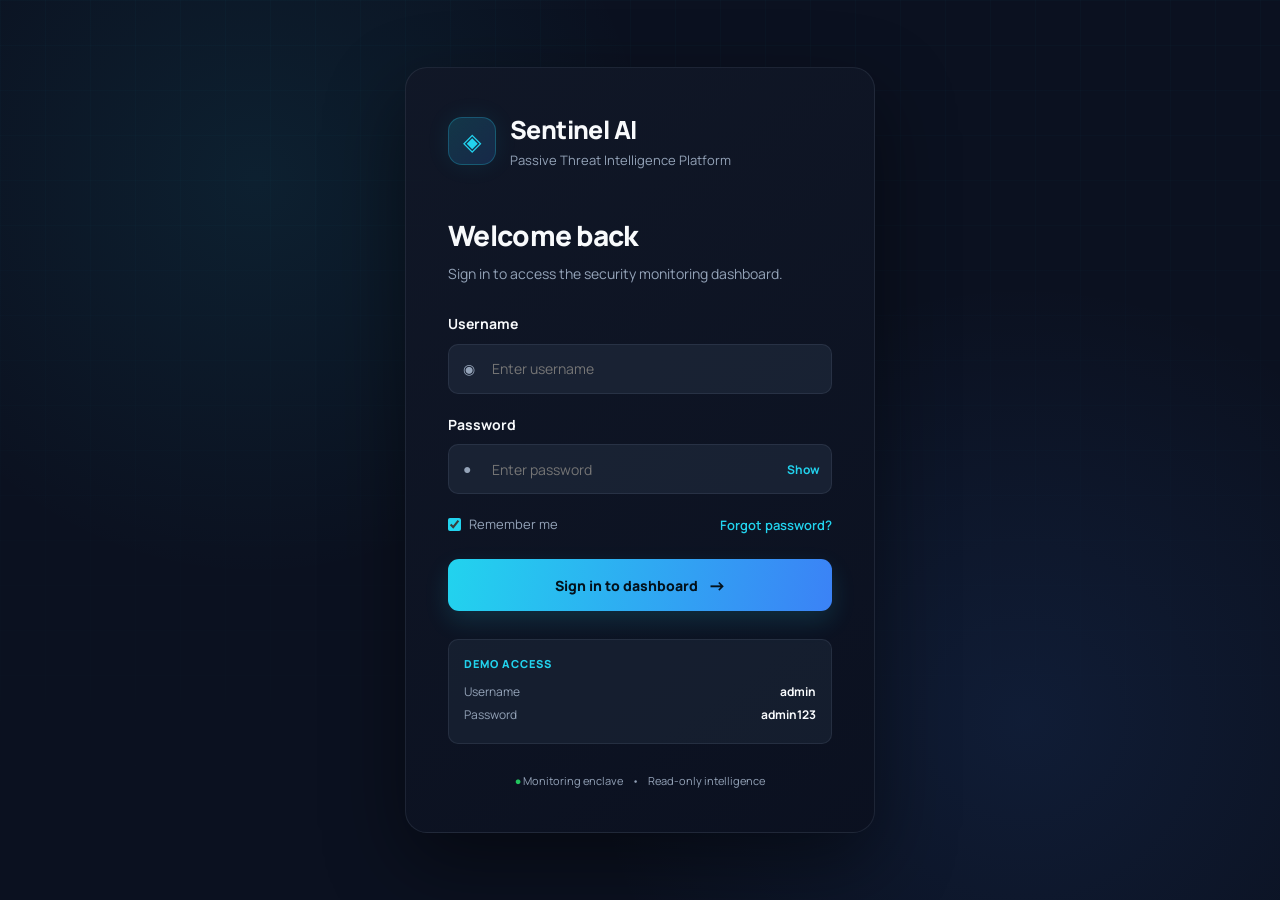
<file: frontend/index.html>
<!DOCTYPE html>
<html lang="en">
<head>
    <meta charset="UTF-8">
    <meta name="viewport" content="width=device-width, initial-scale=1.0">

    <title>Sentinel AI | Passive Threat Detection</title>

    <!-- Manrope -->
    <link rel="preconnect" href="https://fonts.googleapis.com">
    <link rel="preconnect" href="https://fonts.gstatic.com" crossorigin>
    <link
        href="https://fonts.googleapis.com/css2?family=Manrope:wght@400;500;600;700;800&display=swap"
        rel="stylesheet"
    >

    <link rel="stylesheet" href="style.css">
</head>

<body>

<!-- =========================================================
     LOGIN SCREEN
========================================================= -->

<div id="loginScreen" class="login-screen">

    <div class="login-background-grid"></div>

    <div class="login-card">

        <div class="brand-large">
            <div class="brand-icon">
                <span>◈</span>
            </div>

            <div>
                <h1>Sentinel AI</h1>
                <p>Passive Threat Intelligence Platform</p>
            </div>
        </div>

        <div class="login-heading">
            <h2>Welcome back</h2>
            <p>Sign in to access the security monitoring dashboard.</p>
        </div>

        <form id="loginForm">

            <div class="input-group">
                <label for="username">Username</label>

                <div class="input-wrapper">
                    <span class="input-icon">◉</span>
                    <input
                        type="text"
                        id="username"
                        placeholder="Enter username"
                        autocomplete="username"
                        required
                    >
                </div>
            </div>

            <div class="input-group">
                <label for="password">Password</label>

                <div class="input-wrapper">
                    <span class="input-icon">●</span>

                    <input
                        type="password"
                        id="password"
                        placeholder="Enter password"
                        autocomplete="current-password"
                        required
                    >

                    <button
                        type="button"
                        class="password-toggle"
                        id="passwordToggle"
                    >
                        Show
                    </button>
                </div>
            </div>

            <div class="login-options">

                <label class="remember-me">
                    <input type="checkbox" checked>
                    <span>Remember me</span>
                </label>

                <button type="button" class="forgot-password">
                    Forgot password?
                </button>

            </div>

            <button type="submit" class="login-button">
                <span>Sign in to dashboard</span>
                <span class="button-arrow">→</span>
            </button>

            <div id="loginError" class="login-error">
                Invalid username or password.
            </div>

        </form>

        <div class="demo-login">
            <div class="demo-title">Demo access</div>
            <div class="demo-row">
                <span>Username</span>
                <strong>admin</strong>
            </div>

            <div class="demo-row">
                <span>Password</span>
                <strong>admin123</strong>
            </div>
        </div>

        <div class="login-footer">
            <span>●</span>
            Monitoring enclave
            <span class="separator">•</span>
            Read-only intelligence
        </div>

    </div>

</div>


<!-- =========================================================
     MAIN APPLICATION
========================================================= -->

<div id="app" class="app hidden">

    <!-- SIDEBAR -->

    <aside class="sidebar">

        <div class="sidebar-brand">

            <div class="brand-icon small">
                <span>◈</span>
            </div>

            <div>
                <h2>Sentinel AI</h2>
                <span>Threat Intelligence</span>
            </div>

        </div>

        <nav class="navigation">

            <div class="nav-section-title">
                MONITORING
            </div>

            <button class="nav-item active" data-page="dashboard">
                <span class="nav-icon">⌂</span>
                <span>Dashboard</span>
            </button>

            <button class="nav-item" data-page="threats">
                <span class="nav-icon">⚡</span>
                <span>Threat Detection</span>
                <span class="nav-count" id="sidebarThreatCount">0</span>
            </button>

            <button class="nav-item" data-page="traffic">
                <span class="nav-icon">⌁</span>
                <span>Network Traffic</span>
            </button>

            <button class="nav-item" data-page="evidence">
                <span class="nav-icon">◫</span>
                <span>Evidence</span>
            </button>

            <div class="nav-section-title">
                SYSTEM
            </div>

            <button class="nav-item" data-page="models">
                <span class="nav-icon">◎</span>
                <span>Detection Models</span>
            </button>

            <button class="nav-item" data-page="settings">
                <span class="nav-icon">⚙</span>
                <span>Settings</span>
            </button>

        </nav>

        <div class="sidebar-bottom">

            <div class="monitor-status">
                <span class="status-dot"></span>

                <div>
                    <strong>Monitoring active</strong>
                    <small>Passive mode</small>
                </div>
            </div>

            <button id="logoutButton" class="logout-button">
                <span>↪</span>
                Sign out
            </button>

        </div>

    </aside>


    <!-- MAIN CONTENT -->

    <main class="main-content">

        <!-- TOP BAR -->

        <header class="topbar">

            <div class="page-heading">

                <div class="breadcrumb">
                    Security Operations
                    <span>/</span>
                    <strong id="currentPageName">Dashboard</strong>
                </div>

                <h1 id="pageTitle">Security Overview</h1>

                <p id="pageSubtitle">
                    Real-time visibility into passively observed network activity.
                </p>

            </div>

            <div class="topbar-actions">

                <div class="live-indicator">
                    <span class="pulse-dot"></span>
                    LIVE
                </div>

                <button id="themeToggle" class="icon-button" title="Change theme">
                    ☾
                </button>

                <button id="notificationButton" class="icon-button notification-button">
                    ♢
                    <span class="notification-badge" id="notificationBadge">0</span>
                </button>

                <div class="user-profile">

                    <div class="avatar">
                        A
                    </div>

                    <div class="user-info">
                        <strong>Security Admin</strong>
                        <span>Security Analyst</span>
                    </div>

                </div>

            </div>

        </header>


        <!-- =================================================
             DASHBOARD PAGE
        ================================================== -->

        <section id="dashboardPage" class="page active-page">

            <!-- SUMMARY CARDS -->

            <div class="summary-grid">

                <div class="summary-card">
                    <div class="summary-top">
                        <div class="summary-icon blue">
                            ⌁
                        </div>

                        <span class="trend positive">
                            ↑ 12.4%
                        </span>
                    </div>

                    <div class="summary-value" id="trafficValue">
                        —
                    </div>

                    <div class="summary-label">
                        Network traffic
                    </div>

                    <div class="summary-description">
                        Mbps currently observed
                    </div>
                </div>


                <div class="summary-card">
                    <div class="summary-top">
                        <div class="summary-icon cyan">
                            ◫
                        </div>

                        <span class="trend positive">
                            ↑ 8.2%
                        </span>
                    </div>

                    <div class="summary-value" id="flowValue">
                        —
                    </div>

                    <div class="summary-label">
                        Observed flows
                    </div>

                    <div class="summary-description">
                        Total flows observed by the sensor
                    </div>
                </div>


                <div class="summary-card">
                    <div class="summary-top">
                        <div class="summary-icon red">
                            ⚡
                        </div>

                        <span class="trend negative">
                            ↑ 3
                        </span>
                    </div>

                    <div class="summary-value" id="threatValue">
                        0
                    </div>

                    <div class="summary-label">
                        Detected threats
                    </div>

                    <div class="summary-description">
                        During current monitoring window
                    </div>
                </div>


                <div class="summary-card">
                    <div class="summary-top">
                        <div class="summary-icon green">
                            ✓
                        </div>

                        <span class="trend positive" id="avgConfidenceTrend">
                            —
                        </span>
                    </div>

                    <div class="summary-value" id="avgConfidenceCard">
                        —
                    </div>

                    <div class="summary-label">
                        Detection confidence
                    </div>

                    <div class="summary-description">
                        Average model confidence
                    </div>
                </div>

            </div>


            <!-- TRAFFIC + THREAT DISTRIBUTION -->

            <div class="dashboard-grid">

                <!-- NETWORK TRAFFIC -->

                <div class="card traffic-card">

                    <div class="card-header">

                        <div>
                            <h2>Network Traffic</h2>
                            <p>Amount of traffic observed over time</p>
                        </div>

                        <div class="chart-controls">
                            <button class="time-button" data-range="30S">30S</button>
                            <button class="time-button" data-range="60S">60S</button>
                            <button class="time-button active" data-range="90S">90S</button>
                        </div>

                    </div>

                    <div class="traffic-summary">

                        <div>
                            <strong id="trafficChartValue">— Mbps</strong>
                            <span>Current traffic</span>
                        </div>

                        <div class="traffic-status">
                            <span class="status-dot"></span>
                            Traffic flowing normally
                        </div>

                    </div>

                    <div class="chart-container">
                        <canvas id="trafficChart"></canvas>
                    </div>

                    <div class="chart-explanation">
                        <span class="explanation-icon">ⓘ</span>

                        <p>
                            This graph shows how much network traffic is crossing the
                            monitored link. A sudden and unusual increase can indicate
                            events such as a volumetric attack.
                        </p>
                    </div>

                </div>


                <!-- THREAT DISTRIBUTION -->

                <div class="card threat-distribution-card">

                    <div class="card-header">

                        <div>
                            <h2>Threat Distribution</h2>
                            <p>Detected activity by threat category</p>
                        </div>

                        <button class="text-button" data-page-link="threats">
                            View all →
                        </button>

                    </div>

                    <div id="threatDistributionList" class="threat-bars">
                        <!-- Dynamically rendered by renderThreatDistribution() in script.js -->
                        <div class="threat-distribution-empty" style="text-align:center;opacity:0.4;padding:2rem 1rem;font-size:0.85rem;">
                            Waiting for live threat data…
                        </div>
                    </div>

                </div>

            </div>


            <!-- RECENT DETECTIONS -->

            <div class="card recent-card">

                <div class="card-header">

                    <div>
                        <h2>Recent Detections</h2>
                        <p>Latest security events identified from passive observations</p>
                    </div>

                    <button class="text-button" data-page-link="threats">
                        Open detection center →
                    </button>

                </div>

                <div class="table-container">

                    <table>

                        <thead>
                            <tr>
                                <th>Time</th>
                                <th>Threat</th>
                                <th>Source</th>
                                <th>Destination</th>
                                <th>Confidence</th>
                                <th>Status</th>
                                <th></th>
                            </tr>
                        </thead>

                        <tbody id="recentThreatTable">

                        </tbody>

                    </table>

                </div>

            </div>

        </section>


        <!-- =================================================
             THREATS PAGE
        ================================================== -->

        <section id="threatsPage" class="page">

            <div class="page-section-intro">

                <div>
                    <h2>Threat Detection Center</h2>
                    <p>
                        Review suspicious network behavior detected from passive traffic.
                    </p>
                </div>

                <div class="detection-live">
                    <span class="pulse-dot"></span>
                    Detection engine active
                </div>

            </div>

            <div class="threat-overview-grid">

                <div class="mini-stat">
                    <span>Total detected</span>
                    <strong id="totalThreats">0</strong>
                </div>

                <div class="mini-stat">
                    <span>Unique sources</span>
                    <strong id="uniqueSourcesCount">—</strong>
                </div>

                <div class="mini-stat">
                    <span>Average confidence</span>
                    <strong id="avgConfidenceValue">—</strong>
                </div>

                <div class="mini-stat">
                    <span>Detection latency</span>
                    <strong id="detectionLatencyValue">—</strong>
                </div>

            </div>

            <div class="card threat-list-card">

                <div class="card-header">

                    <div>
                        <h2>Detected Threats</h2>
                        <p>Select an event to inspect the supporting evidence.</p>
                    </div>

                    <select id="threatFilter" class="filter-select">
                        <option value="all">All threats</option>
                        <option value="DDoS / Volumetric">DDoS / Volumetric</option>
                        <option value="Botnet C2">Botnet C2</option>
                        <option value="Port Scan / Recon">Port Scan / Recon</option>
                        <option value="Data Exfiltration">Data Exfiltration</option>
                        <option value="DGA / DNS Tunnel">DGA / DNS Tunnel</option>
                        <option value="Encrypted Anomaly">Encrypted Anomaly</option>
                    </select>

                </div>

                <div id="threatList" class="threat-list">
                </div>

            </div>

        </section>


        <!-- =================================================
             TRAFFIC PAGE
        ================================================== -->

        <section id="trafficPage" class="page">

            <div class="page-section-intro">

                <div>
                    <h2>Network Traffic</h2>
                    <p>
                        Understand how much traffic is being observed across the monitored link.
                    </p>
                </div>

                <div class="traffic-live-label">
                    <span class="status-dot"></span>
                    Receiving observations
                </div>

            </div>

            <div class="traffic-big-grid">

                <div class="card large-traffic-card">

                    <div class="card-header">

                        <div>
                            <h2>Traffic Over Time</h2>
                            <p>Observed network traffic in megabits per second</p>
                        </div>

                        <div class="traffic-current-value">
                            <strong id="bigTrafficValue">— Mbps</strong>
                            <span>Current</span>
                        </div>

                    </div>

                    <div class="large-chart-container">
                        <canvas id="largeTrafficChart"></canvas>
                    </div>

                </div>


                <div class="card traffic-explanation-card">

                    <h2>What are we seeing?</h2>

                    <div class="simple-metric">

                        <span class="metric-icon cyan">↓</span>

                        <div>
                            <strong id="inboundValue">— Mbps</strong>
                            <span>Inbound traffic</span>
                        </div>

                    </div>

                    <div class="simple-metric">

                        <span class="metric-icon blue">↑</span>

                        <div>
                            <strong id="outboundValue">— Mbps</strong>
                            <span>Outbound traffic</span>
                        </div>

                    </div>

                    <div class="traffic-note">

                        <strong>How to read this graph</strong>

                        <p>
                            The line represents the amount of traffic seen by the monitoring
                            system. Normal traffic generally changes gradually. A sharp,
                            sustained spike may require investigation.
                        </p>

                    </div>

                </div>

            </div>


            <div class="traffic-stats-grid">

                <div class="card traffic-stat-card">
                    <span>Packets / second</span>
                    <strong id="ppsValue">—</strong>
                    <small>Current observation</small>
                </div>

                <div class="card traffic-stat-card">
                    <span>Flows / second</span>
                    <strong id="fpsValue">—</strong>
                    <small>New flows observed</small>
                </div>

                <div class="card traffic-stat-card">
                    <span>Unique source IPs</span>
                    <strong id="sourceValue">—</strong>
                    <small>Current window</small>
                </div>

                <div class="card traffic-stat-card">
                    <span>Unique destinations</span>
                    <strong id="destinationValue">—</strong>
                    <small>Current window</small>
                </div>

            </div>

        </section>


        <!-- =================================================
             EVIDENCE PAGE
        ================================================== -->

        <section id="evidencePage" class="page">

            <div class="page-section-intro">

                <div>
                    <h2>Evidence Explorer</h2>
                    <p>
                        Supporting observations used by the detection engine.
                    </p>
                </div>

            </div>

            <div class="evidence-layout">

                <div class="card evidence-threat-list">

                    <div class="card-header">
                        <div>
                            <h2>Threat Events</h2>
                            <p>Select an event</p>
                        </div>
                    </div>

                    <div id="evidenceThreatList"></div>

                </div>


                <div class="card evidence-detail">

                    <div id="evidenceContent">

                        <div class="empty-evidence">
                            <div>◫</div>
                            <h3>Select a threat</h3>
                            <p>
                                Select a detected threat to view all supporting evidence.
                            </p>
                        </div>

                    </div>

                </div>

            </div>

        </section>


        <!-- =================================================
             MODELS PAGE
        ================================================== -->

        <section id="modelsPage" class="page">

            <div class="page-section-intro">

                <div>
                    <h2>Detection Models</h2>
                    <p>
                        Models and behavioral rules currently used by the intelligence engine.
                    </p>
                </div>

            </div>

            <div class="models-grid">

                <div class="card model-card">
                    <div class="model-icon cyan">⚡</div>
                    <h3>DDoS Detection</h3>
                    <p>Analyzes flow rates, packet rates, source distribution and traffic spikes.</p>
                    <div class="model-status">● Active</div>
                </div>

                <div class="card model-card">
                    <div class="model-icon blue">♟</div>
                    <h3>Botnet C2 Detection</h3>
                    <p>Analyzes repeated connections and communication periodicity.</p>
                    <div class="model-status">● Active</div>
                </div>

                <div class="card model-card">
                    <div class="model-icon amber">⌁</div>
                    <h3>Port Scan Detection</h3>
                    <p>Detects abnormal destination-port and host fan-out behavior.</p>
                    <div class="model-status">● Active</div>
                </div>

                <div class="card model-card">
                    <div class="model-icon purple">◎</div>
                    <h3>DGA / DNS Tunnel</h3>
                    <p>Uses DNS name entropy, length and query behavior.</p>
                    <div class="model-status">● Active</div>
                </div>

                <div class="card model-card">
                    <div class="model-icon red">◈</div>
                    <h3>Encrypted-Session Behavioral Anomaly Detection</h3>
                    <p>Uses TLS/QUIC metadata, fingerprints, timing and packet-size behavior.</p>
                    <div class="model-status">● Active</div>
                </div>

                <div class="card model-card">
                    <div class="model-icon green">⇧</div>
                    <h3>Exfiltration Detection</h3>
                    <p>Analyzes asymmetric traffic volume and unusual outbound byte ratios.</p>
                    <div class="model-status">● Active</div>
                </div>

            </div>

        </section>


        <!-- =================================================
             SETTINGS PAGE
        ================================================== -->

        <section id="settingsPage" class="page">

            <div class="page-section-intro">

                <div>
                    <h2>Settings</h2>
                    <p>Configure dashboard display preferences.</p>
                </div>

            </div>

            <div class="card settings-card">

                <div class="setting-row">

                    <div>
                        <strong>Theme</strong>
                        <p>Switch between light and dark dashboard appearance.</p>
                    </div>

                    <button id="settingsThemeToggle" class="secondary-button">
                        Toggle theme
                    </button>

                </div>

                <div class="setting-row">

                    <div>
                        <strong>Live threat notifications</strong>
                        <p>Display animated alerts when new threats are detected.</p>
                    </div>

                    <label class="switch">
                        <input type="checkbox" id="notificationSetting" checked>
                        <span class="slider"></span>
                    </label>

                </div>

                <div class="setting-row">

                    <div>
                        <strong>Data refresh interval</strong>
                        <p>How frequently live observations are updated.</p>
                    </div>

                    <select class="filter-select">
                        <option>5 seconds</option>
                        <option>10 seconds</option>
                        <option>30 seconds</option>
                    </select>

                </div>

            </div>

        </section>

    </main>

</div>


<!-- =========================================================
     THREAT ALERT POPUP
========================================================= -->

<div id="threatAlert" class="threat-alert">

    <div class="alert-icon">
        ⚡
    </div>

    <div class="alert-content">

        <div class="alert-top">
            <span>NEW THREAT DETECTED</span>
            <button id="closeAlert">×</button>
        </div>

        <strong id="alertThreatName">DDoS activity detected</strong>

        <p id="alertThreatDescription">
            Unusual traffic rate observed from multiple sources.
        </p>

        <div class="alert-confidence">
            Confidence:
            <strong id="alertConfidence">96%</strong>
        </div>

    </div>

</div>


<script src="script.js"></script>

</body>
</html>
</file>
<file: frontend/style.css>
/* =========================================================
   ROOT VARIABLES
========================================================= */

:root {

    --bg-main: #0B1120;
    --bg-card: #111827;
    --bg-secondary: #1E293B;

    --cyan: #22D3EE;
    --blue: #3B82F6;

    --text-main: #F8FAFC;
    --text-secondary: #94A3B8;

    --green: #22C55E;
    --amber: #F59E0B;
    --red: #EF4444;

    --purple: #8B5CF6;

    --border: rgba(148, 163, 184, 0.13);

    --shadow:
        0 12px 35px rgba(0, 0, 0, 0.22);

    --radius: 16px;
}


/* =========================================================
   LIGHT MODE
========================================================= */

body.light-mode {

    --bg-main: #F1F5F9;
    --bg-card: #FFFFFF;
    --bg-secondary: #E2E8F0;

    --text-main: #0F172A;
    --text-secondary: #64748B;

    --border: rgba(15, 23, 42, 0.10);

    --shadow:
        0 10px 30px rgba(15, 23, 42, 0.08);
}


/* =========================================================
   GLOBAL
========================================================= */

* {
    box-sizing: border-box;
    margin: 0;
    padding: 0;
}

html {
    scroll-behavior: smooth;
}

body {

    font-family: "Manrope", sans-serif;

    background: var(--bg-main);

    color: var(--text-main);

    font-size: 15px;

    line-height: 1.6;

    transition:
        background 0.35s ease,
        color 0.35s ease;
}

button,
input,
select {
    font-family: inherit;
}

button {
    cursor: pointer;
}

.hidden {
    display: none !important;
}


/* =========================================================
   LOGIN
========================================================= */

.login-screen {

    min-height: 100vh;

    display: flex;

    align-items: center;

    justify-content: center;

    padding: 30px;

    position: relative;

    overflow: hidden;

    background:
        radial-gradient(
            circle at 20% 20%,
            rgba(34, 211, 238, 0.08),
            transparent 32%
        ),
        radial-gradient(
            circle at 80% 80%,
            rgba(59, 130, 246, 0.10),
            transparent 35%
        ),
        var(--bg-main);
}

.login-background-grid {

    position: absolute;

    inset: 0;

    opacity: 0.18;

    background-image:
        linear-gradient(
            rgba(34, 211, 238, 0.12) 1px,
            transparent 1px
        ),
        linear-gradient(
            90deg,
            rgba(34, 211, 238, 0.12) 1px,
            transparent 1px
        );

    background-size: 45px 45px;

    mask-image:
        linear-gradient(
            to bottom,
            black,
            transparent
        );
}

.login-card {

    width: min(470px, 100%);

    position: relative;

    z-index: 2;

    padding: 42px;

    border: 1px solid var(--border);

    background:
        linear-gradient(
            145deg,
            rgba(17, 24, 39, 0.97),
            rgba(11, 17, 32, 0.97)
        );

    border-radius: 22px;

    box-shadow:
        0 30px 80px rgba(0, 0, 0, 0.45);

    animation: loginAppear 0.75s ease forwards;
}

@keyframes loginAppear {

    from {
        opacity: 0;
        transform: translateY(30px) scale(0.97);
    }

    to {
        opacity: 1;
        transform: translateY(0) scale(1);
    }
}

.brand-large {

    display: flex;

    align-items: center;

    gap: 14px;

    margin-bottom: 42px;
}

.brand-large h1 {

    font-size: 25px;

    font-weight: 800;

    letter-spacing: -0.6px;
}

.brand-large p {

    color: var(--text-secondary);

    font-size: 13px;
}

.brand-icon {

    width: 48px;
    height: 48px;

    border-radius: 14px;

    display: flex;

    align-items: center;

    justify-content: center;

    color: var(--cyan);

    font-size: 24px;

    background:
        linear-gradient(
            135deg,
            rgba(34, 211, 238, 0.17),
            rgba(59, 130, 246, 0.17)
        );

    border: 1px solid rgba(34, 211, 238, 0.25);

    box-shadow:
        0 0 25px rgba(34, 211, 238, 0.08);
}

.brand-icon.small {

    width: 42px;
    height: 42px;

    font-size: 20px;

    flex-shrink: 0;
}

.login-heading {

    margin-bottom: 28px;
}

.login-heading h2 {

    font-size: 28px;

    font-weight: 800;

    margin-bottom: 5px;

    letter-spacing: -0.7px;
}

.login-heading p {

    color: var(--text-secondary);

    font-size: 14px;
}

.input-group {

    margin-bottom: 20px;
}

.input-group label {

    display: block;

    font-size: 14px;

    font-weight: 700;

    margin-bottom: 8px;
}

.input-wrapper {

    position: relative;
}

.input-icon {

    position: absolute;

    left: 15px;

    top: 50%;

    transform: translateY(-50%);

    color: var(--text-secondary);

    font-size: 14px;
}

.input-wrapper input {

    width: 100%;

    height: 50px;

    padding: 0 15px 0 43px;

    color: var(--text-main);

    background: rgba(30, 41, 59, 0.7);

    border: 1px solid var(--border);

    border-radius: 10px;

    outline: none;

    font-size: 14px;

    transition: 0.25s;
}

.input-wrapper input:focus {

    border-color: var(--cyan);

    box-shadow:
        0 0 0 3px rgba(34, 211, 238, 0.09);
}

.password-toggle {

    position: absolute;

    right: 12px;

    top: 50%;

    transform: translateY(-50%);

    background: transparent;

    border: none;

    color: var(--cyan);

    font-weight: 700;

    font-size: 12px;
}

.login-options {

    display: flex;

    align-items: center;

    justify-content: space-between;

    margin: 4px 0 24px;
}

.remember-me {

    display: flex;

    align-items: center;

    gap: 8px;

    color: var(--text-secondary);

    font-size: 13px;
}

.remember-me input {

    accent-color: var(--cyan);
}

.forgot-password {

    background: none;

    border: none;

    color: var(--cyan);

    font-size: 13px;

    font-weight: 600;
}

.login-button {

    width: 100%;

    height: 52px;

    border: none;

    border-radius: 11px;

    background:
        linear-gradient(
            100deg,
            var(--cyan),
            var(--blue)
        );

    color: #03111B;

    font-size: 14px;

    font-weight: 800;

    display: flex;

    align-items: center;

    justify-content: center;

    gap: 10px;

    box-shadow:
        0 10px 25px rgba(34, 211, 238, 0.14);

    transition: 0.25s;
}

.login-button:hover {

    transform: translateY(-2px);

    box-shadow:
        0 14px 30px rgba(34, 211, 238, 0.23);
}

.button-arrow {

    font-size: 18px;
}

.login-error {

    display: none;

    margin-top: 14px;

    padding: 11px;

    border-radius: 8px;

    text-align: center;

    color: #fecaca;

    background: rgba(239, 68, 68, 0.12);

    border: 1px solid rgba(239, 68, 68, 0.2);

    font-size: 13px;
}

.login-error.show {
    display: block;
}

.demo-login {

    margin-top: 28px;

    padding: 15px;

    background: rgba(30, 41, 59, 0.55);

    border: 1px solid var(--border);

    border-radius: 10px;
}

.demo-title {

    color: var(--cyan);

    font-size: 11px;

    font-weight: 800;

    text-transform: uppercase;

    letter-spacing: 1px;

    margin-bottom: 9px;
}

.demo-row {

    display: flex;

    justify-content: space-between;

    font-size: 12px;

    color: var(--text-secondary);

    margin: 4px 0;
}

.demo-row strong {
    color: var(--text-main);
}

.login-footer {

    text-align: center;

    margin-top: 28px;

    color: var(--text-secondary);

    font-size: 11px;
}

.login-footer > span:first-child {
    color: var(--green);
}

.separator {
    margin: 0 7px;
}


/* =========================================================
   APPLICATION
========================================================= */

.app {

    min-height: 100vh;

    display: flex;
}


/* =========================================================
   SIDEBAR
========================================================= */

.sidebar {

    width: 255px;

    min-height: 100vh;

    position: fixed;

    left: 0;

    top: 0;

    bottom: 0;

    display: flex;

    flex-direction: column;

    background: var(--bg-card);

    border-right: 1px solid var(--border);

    z-index: 20;
}

.sidebar-brand {

    height: 88px;

    padding: 0 24px;

    display: flex;

    align-items: center;

    gap: 11px;

    border-bottom: 1px solid var(--border);
}

.sidebar-brand h2 {

    font-size: 17px;

    font-weight: 800;
}

.sidebar-brand span {

    color: var(--text-secondary);

    font-size: 10px;
}

.navigation {

    padding: 24px 14px;

    flex: 1;
}

.nav-section-title {

    font-size: 10px;

    font-weight: 800;

    letter-spacing: 1.3px;

    color: #64748B;

    padding: 10px 12px;

    margin-top: 5px;
}

.nav-item {

    width: 100%;

    border: none;

    background: transparent;

    color: var(--text-secondary);

    display: flex;

    align-items: center;

    gap: 12px;

    padding: 12px;

    border-radius: 9px;

    margin: 3px 0;

    font-size: 13px;

    font-weight: 600;

    text-align: left;

    transition: 0.2s;
}

.nav-item:hover {

    background: var(--bg-secondary);

    color: var(--text-main);
}

.nav-item.active {

    background:
        linear-gradient(
            90deg,
            rgba(34, 211, 238, 0.13),
            rgba(59, 130, 246, 0.06)
        );

    color: var(--cyan);

    border-left: 2px solid var(--cyan);
}

.nav-icon {

    width: 23px;

    text-align: center;

    font-size: 16px;
}

.nav-count {

    margin-left: auto;

    background: rgba(239, 68, 68, 0.13);

    color: var(--red);

    font-size: 10px;

    padding: 2px 7px;

    border-radius: 20px;

    font-weight: 800;
}

.sidebar-bottom {

    padding: 16px;

    border-top: 1px solid var(--border);
}

.monitor-status {

    display: flex;

    align-items: center;

    gap: 10px;

    padding: 12px;

    margin-bottom: 12px;

    background: rgba(34, 197, 94, 0.06);

    border-radius: 9px;
}

.monitor-status strong {

    display: block;

    font-size: 11px;
}

.monitor-status small {

    color: var(--text-secondary);

    font-size: 10px;
}

.status-dot {

    width: 8px;

    height: 8px;

    display: inline-block;

    border-radius: 50%;

    background: var(--green);

    box-shadow:
        0 0 0 4px rgba(34, 197, 94, 0.10);

    flex-shrink: 0;
}

.logout-button {

    width: 100%;

    border: 1px solid var(--border);

    background: transparent;

    color: var(--text-secondary);

    border-radius: 8px;

    padding: 9px;

    font-size: 12px;

    display: flex;

    align-items: center;

    justify-content: center;

    gap: 7px;
}

.logout-button:hover {

    color: var(--red);

    border-color: rgba(239, 68, 68, 0.3);
}


/* =========================================================
   MAIN
========================================================= */

.main-content {

    margin-left: 255px;

    width: calc(100% - 255px);

    min-height: 100vh;

    padding: 0 30px 50px;
}

.topbar {

    min-height: 105px;

    display: flex;

    align-items: center;

    justify-content: space-between;

    border-bottom: 1px solid var(--border);

    margin-bottom: 27px;

    gap: 20px;
}

.breadcrumb {

    color: var(--text-secondary);

    font-size: 11px;

    margin-bottom: 4px;
}

.breadcrumb span {

    margin: 0 7px;

    color: #475569;
}

.breadcrumb strong {

    color: var(--cyan);
}

.page-heading h1 {

    font-size: 25px;

    line-height: 1.25;

    font-weight: 800;

    letter-spacing: -0.6px;
}

.page-heading p {

    color: var(--text-secondary);

    font-size: 13px;

    margin-top: 2px;
}

.topbar-actions {

    display: flex;

    align-items: center;

    gap: 10px;
}

.live-indicator {

    display: flex;

    align-items: center;

    gap: 7px;

    color: var(--green);

    font-size: 11px;

    font-weight: 800;

    padding: 7px 10px;

    border-radius: 7px;

    background: rgba(34, 197, 94, 0.07);
}

.pulse-dot {

    width: 7px;

    height: 7px;

    border-radius: 50%;

    background: var(--green);

    animation: pulse 1.6s infinite;
}

@keyframes pulse {

    0% {
        box-shadow: 0 0 0 0 rgba(34, 197, 94, 0.5);
    }

    70% {
        box-shadow: 0 0 0 7px rgba(34, 197, 94, 0);
    }

    100% {
        box-shadow: 0 0 0 0 rgba(34, 197, 94, 0);
    }
}

.icon-button {

    width: 38px;

    height: 38px;

    border-radius: 9px;

    border: 1px solid var(--border);

    color: var(--text-secondary);

    background: var(--bg-card);

    position: relative;

    transition: 0.2s;
}

.icon-button:hover {

    color: var(--cyan);

    border-color: rgba(34, 211, 238, 0.3);
}

.notification-badge {

    position: absolute;

    right: -4px;

    top: -5px;

    min-width: 16px;

    height: 16px;

    padding: 0 4px;

    border-radius: 20px;

    background: var(--red);

    color: white;

    font-size: 9px;

    font-weight: 800;

    display: flex;

    align-items: center;

    justify-content: center;
}

.user-profile {

    display: flex;

    align-items: center;

    gap: 9px;

    padding-left: 8px;

    margin-left: 5px;
}

.avatar {

    width: 36px;

    height: 36px;

    border-radius: 10px;

    display: flex;

    align-items: center;

    justify-content: center;

    background:
        linear-gradient(
            135deg,
            var(--cyan),
            var(--blue)
        );

    color: #06121C;

    font-weight: 800;

    font-size: 13px;
}

.user-info strong {

    display: block;

    font-size: 11px;
}

.user-info span {

    display: block;

    color: var(--text-secondary);

    font-size: 9px;
}


/* =========================================================
   PAGES
========================================================= */

.page {
    display: none;
}

.page.active-page {
    display: block;

    animation: pageIn 0.35s ease;
}

@keyframes pageIn {

    from {
        opacity: 0;
        transform: translateY(8px);
    }

    to {
        opacity: 1;
        transform: translateY(0);
    }
}


/* =========================================================
   CARDS
========================================================= */

.card {

    background: var(--bg-card);

    border: 1px solid var(--border);

    border-radius: var(--radius);

    box-shadow: var(--shadow);
}

.card-header {

    display: flex;

    align-items: flex-start;

    justify-content: space-between;

    gap: 20px;

    margin-bottom: 24px;
}

.card-header h2 {

    font-size: 17px;

    font-weight: 800;

    letter-spacing: -0.3px;
}

.card-header p {

    color: var(--text-secondary);

    font-size: 12px;

    margin-top: 2px;
}


/* =========================================================
   SUMMARY
========================================================= */

.summary-grid {

    display: grid;

    grid-template-columns:
        repeat(4, minmax(0, 1fr));

    gap: 15px;

    margin-bottom: 16px;
}

.summary-card {

    background: var(--bg-card);

    border: 1px solid var(--border);

    border-radius: var(--radius);

    padding: 19px;

    box-shadow: var(--shadow);

    transition: 0.25s;
}

.summary-card:hover {

    transform: translateY(-3px);

    border-color: rgba(34, 211, 238, 0.18);
}

.summary-top {

    display: flex;

    align-items: center;

    justify-content: space-between;

    margin-bottom: 15px;
}

.summary-icon {

    width: 36px;

    height: 36px;

    border-radius: 9px;

    display: flex;

    align-items: center;

    justify-content: center;

    font-size: 17px;
}

.summary-icon.blue {

    color: var(--blue);

    background: rgba(59, 130, 246, 0.11);
}

.summary-icon.cyan {

    color: var(--cyan);

    background: rgba(34, 211, 238, 0.10);
}

.summary-icon.red {

    color: var(--red);

    background: rgba(239, 68, 68, 0.11);
}

.summary-icon.green {

    color: var(--green);

    background: rgba(34, 197, 94, 0.11);
}

.trend {

    font-size: 10px;

    font-weight: 800;

    padding: 4px 7px;

    border-radius: 20px;
}

.trend.positive {

    color: var(--green);

    background: rgba(34, 197, 94, 0.08);
}

.trend.negative {

    color: var(--red);

    background: rgba(239, 68, 68, 0.08);
}

.summary-value {

    font-size: 28px;

    font-weight: 800;

    letter-spacing: -1px;

    line-height: 1.1;
}

.summary-label {

    font-size: 12px;

    font-weight: 700;

    margin-top: 5px;
}

.summary-description {

    color: var(--text-secondary);

    font-size: 10px;

    margin-top: 3px;
}


/* =========================================================
   DASHBOARD GRID
========================================================= */

.dashboard-grid {

    display: grid;

    grid-template-columns:
        minmax(0, 1.6fr)
        minmax(330px, 1fr);

    gap: 16px;

    margin-bottom: 16px;
}

.traffic-card,
.threat-distribution-card {

    padding: 22px;
}


/* =========================================================
   TRAFFIC CHART
========================================================= */

.chart-controls {

    display: flex;

    gap: 3px;

    padding: 3px;

    background: var(--bg-secondary);

    border-radius: 7px;
}

.time-button {

    border: none;

    background: transparent;

    color: var(--text-secondary);

    padding: 5px 9px;

    font-size: 9px;

    font-weight: 800;

    border-radius: 5px;
}

.time-button.active {

    color: var(--text-main);

    background: var(--bg-card);
}

.traffic-summary {

    display: flex;

    align-items: center;

    justify-content: space-between;

    margin-bottom: 5px;
}

.traffic-summary strong {

    display: block;

    font-size: 20px;

    font-weight: 800;
}

.traffic-summary span {

    display: block;

    color: var(--text-secondary);

    font-size: 10px;
}

.traffic-status {

    display: flex;

    align-items: center;

    gap: 7px;

    color: var(--green);

    font-size: 10px;

    font-weight: 700;
}

.chart-container {

    width: 100%;

    height: 220px;

    position: relative;
}

.chart-container canvas {

    width: 100%;

    height: 100%;
}

.chart-explanation {

    display: flex;

    gap: 9px;

    align-items: flex-start;

    padding: 11px 13px;

    border-radius: 9px;

    background: rgba(34, 211, 238, 0.045);

    border: 1px solid rgba(34, 211, 238, 0.09);

    margin-top: 10px;
}

.explanation-icon {

    color: var(--cyan);

    font-size: 13px;
}

.chart-explanation p {

    color: var(--text-secondary);

    font-size: 10px;

    line-height: 1.5;
}


/* =========================================================
   THREAT BARS
========================================================= */

.threat-bars {

    display: flex;

    flex-direction: column;

    gap: 17px;
}

.threat-bar-item {

    padding-bottom: 12px;

    border-bottom: 1px solid var(--border);
}

.threat-bar-item:last-child {

    border-bottom: none;

    padding-bottom: 0;
}

.threat-bar-heading {

    display: flex;

    justify-content: space-between;

    align-items: center;

    margin-bottom: 8px;
}

.threat-name {

    display: flex;

    align-items: center;

    gap: 9px;
}

.threat-name strong {

    display: block;

    font-size: 12px;
}

.threat-name small {

    display: block;

    color: var(--text-secondary);

    font-size: 9px;
}

.threat-bar-heading > strong {

    font-size: 12px;
}

.threat-symbol {

    width: 31px;

    height: 31px;

    border-radius: 8px;

    display: flex;

    align-items: center;

    justify-content: center;

    font-size: 13px;
}

.threat-symbol.ddos {

    color: var(--red);

    background: rgba(239, 68, 68, 0.10);
}

.threat-symbol.botnet {

    color: var(--amber);

    background: rgba(245, 158, 11, 0.10);
}

.threat-symbol.scan {

    color: var(--blue);

    background: rgba(59, 130, 246, 0.10);
}

.threat-symbol.exfil {

    color: var(--cyan);

    background: rgba(34, 211, 238, 0.10);
}

.threat-symbol.dga {

    color: var(--purple);

    background: rgba(139, 92, 246, 0.10);
}

.bar-track {

    height: 7px;

    border-radius: 20px;

    background: var(--bg-secondary);

    overflow: hidden;
}

.bar-fill {

    height: 100%;

    border-radius: inherit;

    transition: width 0.7s ease;
}

.ddos-fill {
    background: var(--red);
}

.botnet-fill {
    background: var(--amber);
}

.scan-fill {
    background: var(--blue);
}

.exfil-fill {
    background: var(--cyan);
}

.dga-fill {
    background: var(--purple);
}


/* =========================================================
   TABLE
========================================================= */

.recent-card {

    padding: 22px;

    margin-bottom: 16px;
}

.text-button {

    border: none;

    background: transparent;

    color: var(--cyan);

    font-size: 11px;

    font-weight: 800;
}

.table-container {

    overflow-x: auto;
}

table {

    width: 100%;

    border-collapse: collapse;

    min-width: 750px;
}

th {

    color: var(--text-secondary);

    font-size: 9px;

    font-weight: 800;

    text-transform: uppercase;

    letter-spacing: 0.8px;

    text-align: left;

    padding: 10px 8px;

    border-bottom: 1px solid var(--border);
}

td {

    padding: 13px 8px;

    border-bottom: 1px solid var(--border);

    font-size: 11px;
}

tbody tr {

    transition: 0.2s;
}

tbody tr:hover {

    background: rgba(34, 211, 238, 0.025);
}

.threat-cell {

    display: flex;

    align-items: center;

    gap: 8px;

    font-weight: 700;
}

.table-threat-icon {

    width: 27px;

    height: 27px;

    display: flex;

    align-items: center;

    justify-content: center;

    border-radius: 7px;
}

.confidence {

    font-weight: 800;

    color: var(--cyan);
}

.status-pill {

    display: inline-flex;

    padding: 4px 8px;

    border-radius: 20px;

    font-size: 9px;

    font-weight: 800;
}

.status-pill.investigate {

    color: var(--amber);

    background: rgba(245, 158, 11, 0.09);
}

.status-pill.detected {

    color: var(--red);

    background: rgba(239, 68, 68, 0.09);
}

.status-pill.reviewed {

    color: var(--green);

    background: rgba(34, 197, 94, 0.09);
}

.view-event {

    border: none;

    background: transparent;

    color: var(--cyan);

    font-size: 16px;
}


/* =========================================================
   PAGE INTRO
========================================================= */

.page-section-intro {

    display: flex;

    align-items: center;

    justify-content: space-between;

    margin-bottom: 20px;
}

.page-section-intro h2 {

    font-size: 21px;

    font-weight: 800;
}

.page-section-intro p {

    color: var(--text-secondary);

    font-size: 12px;
}

.detection-live,
.traffic-live-label {

    display: flex;

    align-items: center;

    gap: 8px;

    color: var(--green);

    font-size: 11px;

    font-weight: 700;
}


/* =========================================================
   THREAT PAGE
========================================================= */

.threat-overview-grid {

    display: grid;

    grid-template-columns:
        repeat(4, 1fr);

    gap: 13px;

    margin-bottom: 16px;
}

.mini-stat {

    background: var(--bg-card);

    border: 1px solid var(--border);

    border-radius: 12px;

    padding: 17px;
}

.mini-stat span {

    color: var(--text-secondary);

    font-size: 11px;
}

.mini-stat strong {

    display: block;

    margin-top: 5px;

    font-size: 22px;
}

.threat-list-card {

    padding: 22px;
}

.filter-select {

    background: var(--bg-secondary);

    color: var(--text-main);

    border: 1px solid var(--border);

    padding: 9px 12px;

    border-radius: 8px;

    outline: none;

    font-size: 11px;

    min-width: 170px;
}

.threat-list {

    display: flex;

    flex-direction: column;

    gap: 9px;
}

.threat-event {

    display: grid;

    grid-template-columns:
        42px
        minmax(150px, 1fr)
        minmax(130px, 0.8fr)
        100px
        90px
        30px;

    align-items: center;

    gap: 14px;

    padding: 13px;

    border: 1px solid var(--border);

    border-radius: 10px;

    background: rgba(30, 41, 59, 0.25);

    cursor: pointer;

    transition: 0.2s;
}

.threat-event:hover {

    border-color: rgba(34, 211, 238, 0.28);

    transform: translateX(3px);
}

.event-icon {

    width: 38px;

    height: 38px;

    border-radius: 9px;

    display: flex;

    align-items: center;

    justify-content: center;

    font-size: 16px;
}

.event-main strong {

    display: block;

    font-size: 12px;
}

.event-main span {

    display: block;

    color: var(--text-secondary);

    font-size: 10px;
}

.event-info span {

    color: var(--text-secondary);

    display: block;

    font-size: 9px;
}

.event-info strong {

    display: block;

    font-size: 10px;

    margin-top: 2px;
}

.event-confidence {

    color: var(--cyan);

    font-size: 12px;

    font-weight: 800;
}

.event-arrow {

    color: var(--text-secondary);

    font-size: 17px;
}


/* =========================================================
   TRAFFIC PAGE
========================================================= */

.traffic-big-grid {

    display: grid;

    grid-template-columns:
        minmax(0, 1.8fr)
        minmax(280px, 0.8fr);

    gap: 16px;

    margin-bottom: 16px;
}

.large-traffic-card {

    padding: 24px;
}

.traffic-current-value {

    text-align: right;
}

.traffic-current-value strong {

    display: block;

    font-size: 22px;
}

.traffic-current-value span {

    color: var(--text-secondary);

    font-size: 10px;
}

.large-chart-container {

    height: 390px;

    position: relative;
}

.large-chart-container canvas {

    width: 100%;

    height: 100%;
}

.traffic-explanation-card {

    padding: 24px;
}

.traffic-explanation-card h2 {

    font-size: 17px;

    margin-bottom: 22px;
}

.simple-metric {

    display: flex;

    align-items: center;

    gap: 11px;

    padding: 13px 0;

    border-bottom: 1px solid var(--border);
}

.metric-icon {

    width: 35px;

    height: 35px;

    display: flex;

    align-items: center;

    justify-content: center;

    border-radius: 9px;

    font-size: 17px;

    font-weight: 800;
}

.metric-icon.cyan {

    color: var(--cyan);

    background: rgba(34, 211, 238, 0.10);
}

.metric-icon.blue {

    color: var(--blue);

    background: rgba(59, 130, 246, 0.10);
}

.simple-metric strong {

    display: block;

    font-size: 17px;
}

.simple-metric span {

    color: var(--text-secondary);

    font-size: 10px;
}

.traffic-note {

    margin-top: 25px;

    padding: 15px;

    border-radius: 10px;

    background: rgba(34, 211, 238, 0.045);

    border: 1px solid rgba(34, 211, 238, 0.10);
}

.traffic-note strong {

    font-size: 12px;

    color: var(--cyan);
}

.traffic-note p {

    margin-top: 7px;

    color: var(--text-secondary);

    font-size: 10px;

    line-height: 1.6;
}

.traffic-stats-grid {

    display: grid;

    grid-template-columns:
        repeat(4, 1fr);

    gap: 13px;
}

.traffic-stat-card {

    padding: 18px;
}

.traffic-stat-card span {

    display: block;

    color: var(--text-secondary);

    font-size: 10px;
}

.traffic-stat-card strong {

    display: block;

    margin-top: 4px;

    font-size: 23px;
}

.traffic-stat-card small {

    display: block;

    color: var(--text-secondary);

    font-size: 9px;

    margin-top: 3px;
}


/* =========================================================
   EVIDENCE
========================================================= */

.evidence-layout {

    display: grid;

    grid-template-columns: 340px minmax(0, 1fr);

    gap: 16px;
}

.evidence-threat-list {

    padding: 20px;

    height: fit-content;
}

.evidence-threat-item {

    padding: 12px;

    border: 1px solid transparent;

    border-bottom: 1px solid var(--border);

    cursor: pointer;

    border-radius: 8px;

    transition: 0.2s;
}

.evidence-threat-item:hover,
.evidence-threat-item.selected {

    background: rgba(34, 211, 238, 0.05);

    border-color: rgba(34, 211, 238, 0.16);
}

.evidence-threat-item strong {

    display: block;

    font-size: 11px;
}

.evidence-threat-item span {

    color: var(--text-secondary);

    font-size: 9px;
}

.evidence-detail {

    padding: 25px;
}

.evidence-title {

    display: flex;

    align-items: center;

    justify-content: space-between;

    margin-bottom: 24px;
}

.evidence-title h2 {

    font-size: 19px;
}

.evidence-title p {

    color: var(--text-secondary);

    font-size: 10px;

    margin-top: 2px;
}

.evidence-confidence {

    text-align: right;
}

.evidence-confidence strong {

    display: block;

    color: var(--cyan);

    font-size: 25px;
}

.evidence-confidence span {

    color: var(--text-secondary);

    font-size: 9px;
}

.evidence-section {

    margin-top: 20px;
}

.evidence-section-title {

    font-size: 12px;

    font-weight: 800;

    margin-bottom: 10px;

    color: var(--text-main);
}

.evidence-grid {

    display: grid;

    grid-template-columns:
        repeat(3, 1fr);

    gap: 9px;
}

.evidence-item {

    padding: 12px;

    border: 1px solid var(--border);

    background: rgba(30, 41, 59, 0.28);

    border-radius: 9px;
}

.evidence-item label {

    display: block;

    color: var(--text-secondary);

    font-size: 9px;

    margin-bottom: 3px;
}

.evidence-item strong {

    display: block;

    font-size: 11px;

    word-break: break-word;
}

.evidence-reason {

    padding: 15px;

    border-left: 3px solid var(--cyan);

    background: rgba(34, 211, 238, 0.045);

    border-radius: 6px;

    color: var(--text-secondary);

    font-size: 11px;

    line-height: 1.6;
}

.empty-evidence {

    min-height: 400px;

    display: flex;

    align-items: center;

    justify-content: center;

    flex-direction: column;

    text-align: center;

    color: var(--text-secondary);
}

.empty-evidence > div {

    font-size: 35px;

    color: var(--cyan);

    margin-bottom: 12px;
}

.empty-evidence h3 {

    color: var(--text-main);

    font-size: 16px;

    margin-bottom: 5px;
}

.empty-evidence p {

    font-size: 11px;
}


/* =========================================================
   MODELS
========================================================= */

.models-grid {

    display: grid;

    grid-template-columns:
        repeat(3, 1fr);

    gap: 15px;
}

.model-card {

    padding: 22px;

    transition: 0.25s;
}

.model-card:hover {

    transform: translateY(-3px);

    border-color: rgba(34, 211, 238, 0.18);
}

.model-icon {

    width: 42px;

    height: 42px;

    border-radius: 10px;

    display: flex;

    align-items: center;

    justify-content: center;

    font-size: 18px;

    margin-bottom: 15px;
}

.model-icon.cyan {

    color: var(--cyan);

    background: rgba(34, 211, 238, 0.10);
}

.model-icon.blue {

    color: var(--blue);

    background: rgba(59, 130, 246, 0.10);
}

.model-icon.amber {

    color: var(--amber);

    background: rgba(245, 158, 11, 0.10);
}

.model-icon.purple {

    color: var(--purple);

    background: rgba(139, 92, 246, 0.10);
}

.model-icon.red {

    color: var(--red);

    background: rgba(239, 68, 68, 0.10);
}

.model-icon.green {

    color: var(--green);

    background: rgba(34, 197, 94, 0.10);
}

.model-card h3 {

    font-size: 14px;

    margin-bottom: 6px;
}

.model-card p {

    color: var(--text-secondary);

    font-size: 10px;

    line-height: 1.6;

    min-height: 52px;
}

.model-status {

    margin-top: 17px;

    color: var(--green);

    font-size: 10px;

    font-weight: 800;
}


/* =========================================================
   SETTINGS
========================================================= */

.settings-card {

    padding: 10px 24px;
}

.setting-row {

    min-height: 80px;

    display: flex;

    align-items: center;

    justify-content: space-between;

    gap: 20px;

    border-bottom: 1px solid var(--border);
}

.setting-row:last-child {

    border-bottom: none;
}

.setting-row strong {

    display: block;

    font-size: 13px;
}

.setting-row p {

    color: var(--text-secondary);

    font-size: 10px;

    margin-top: 2px;
}

.secondary-button {

    border: 1px solid var(--border);

    background: var(--bg-secondary);

    color: var(--text-main);

    padding: 9px 13px;

    border-radius: 8px;

    font-size: 10px;

    font-weight: 700;
}

.switch {

    position: relative;

    width: 42px;

    height: 22px;
}

.switch input {

    opacity: 0;

    width: 0;

    height: 0;
}

.slider {

    position: absolute;

    cursor: pointer;

    inset: 0;

    background: #334155;

    border-radius: 20px;

    transition: 0.25s;
}

.slider:before {

    content: "";

    position: absolute;

    width: 16px;

    height: 16px;

    left: 3px;

    top: 3px;

    background: white;

    border-radius: 50%;

    transition: 0.25s;
}

.switch input:checked + .slider {

    background: var(--cyan);
}

.switch input:checked + .slider:before {

    transform: translateX(20px);
}


/* =========================================================
   THREAT ALERT
========================================================= */

.threat-alert {

    position: fixed;

    right: 25px;

    top: 25px;

    width: min(390px, calc(100vw - 40px));

    display: flex;

    gap: 13px;

    padding: 17px;

    border-radius: 13px;

    background: #151C2B;

    border: 1px solid rgba(239, 68, 68, 0.4);

    box-shadow:
        0 20px 50px rgba(0, 0, 0, 0.4);

    z-index: 100;

    transform: translateX(130%);

    opacity: 0;

    transition:
        transform 0.5s cubic-bezier(.2,.8,.2,1),
        opacity 0.4s ease;
}

.threat-alert.show {

    transform: translateX(0);

    opacity: 1;
}

.alert-icon {

    width: 39px;

    height: 39px;

    border-radius: 9px;

    display: flex;

    align-items: center;

    justify-content: center;

    background: rgba(239, 68, 68, 0.12);

    color: var(--red);

    flex-shrink: 0;

    animation: alertPulse 1.2s infinite;
}

@keyframes alertPulse {

    50% {
        transform: scale(1.08);
    }
}

.alert-content {

    flex: 1;
}

.alert-top {

    display: flex;

    justify-content: space-between;

    align-items: center;

    margin-bottom: 4px;
}

.alert-top span {

    color: var(--red);

    font-size: 9px;

    font-weight: 800;

    letter-spacing: 0.8px;
}

.alert-top button {

    border: none;

    background: none;

    color: var(--text-secondary);

    font-size: 17px;
}

.alert-content > strong {

    display: block;

    font-size: 13px;
}

.alert-content p {

    color: var(--text-secondary);

    font-size: 10px;

    margin: 3px 0 7px;

    line-height: 1.5;
}

.alert-confidence {

    font-size: 9px;

    color: var(--text-secondary);
}

.alert-confidence strong {

    color: var(--cyan);
}


/* =========================================================
   RESPONSIVE
========================================================= */

@media (max-width: 1200px) {

    .summary-grid {

        grid-template-columns:
            repeat(2, 1fr);
    }

    .dashboard-grid {

        grid-template-columns: 1fr;
    }

    .models-grid {

        grid-template-columns:
            repeat(2, 1fr);
    }

    .traffic-stats-grid {

        grid-template-columns:
            repeat(2, 1fr);
    }
}

@media (max-width: 900px) {

    .sidebar {

        width: 70px;
    }

    .sidebar-brand {

        justify-content: center;

        padding: 0;
    }

    .sidebar-brand > div:last-child,
    .nav-item span:not(.nav-icon),
    .nav-section-title,
    .monitor-status div,
    .logout-button span:last-child {

        display: none;
    }

    .nav-item {

        justify-content: center;
    }

    .nav-count {

        display: none !important;
    }

    .main-content {

        margin-left: 70px;

        width: calc(100% - 70px);

        padding-left: 18px;

        padding-right: 18px;
    }

    .user-info {

        display: none;
    }

    .topbar {

        align-items: flex-start;

        padding-top: 20px;

        padding-bottom: 20px;
    }

    .evidence-layout {

        grid-template-columns: 1fr;
    }

    .threat-overview-grid {

        grid-template-columns:
            repeat(2, 1fr);
    }

    .traffic-big-grid {

        grid-template-columns: 1fr;
    }
}

@media (max-width: 650px) {

    body {

        font-size: 14px;
    }

    .summary-grid {

        grid-template-columns: 1fr;
    }

    .topbar {

        flex-direction: column;

        align-items: flex-start;
    }

    .topbar-actions {

        width: 100%;

        justify-content: space-between;
    }

    .page-heading h1 {

        font-size: 21px;
    }

    .models-grid {

        grid-template-columns: 1fr;
    }

    .threat-overview-grid {

        grid-template-columns: 1fr;
    }

    .traffic-stats-grid {

        grid-template-columns: 1fr;
    }

    .evidence-grid {

        grid-template-columns: 1fr;
    }

    .threat-event {

        grid-template-columns:
            38px 1fr 30px;
    }

    .threat-event > .event-info,
    .threat-event > .event-confidence {

        display: none;
    }

    .login-card {

        padding: 28px 22px;
    }

    .login-heading h2 {

        font-size: 24px;
    }
}
</file>
